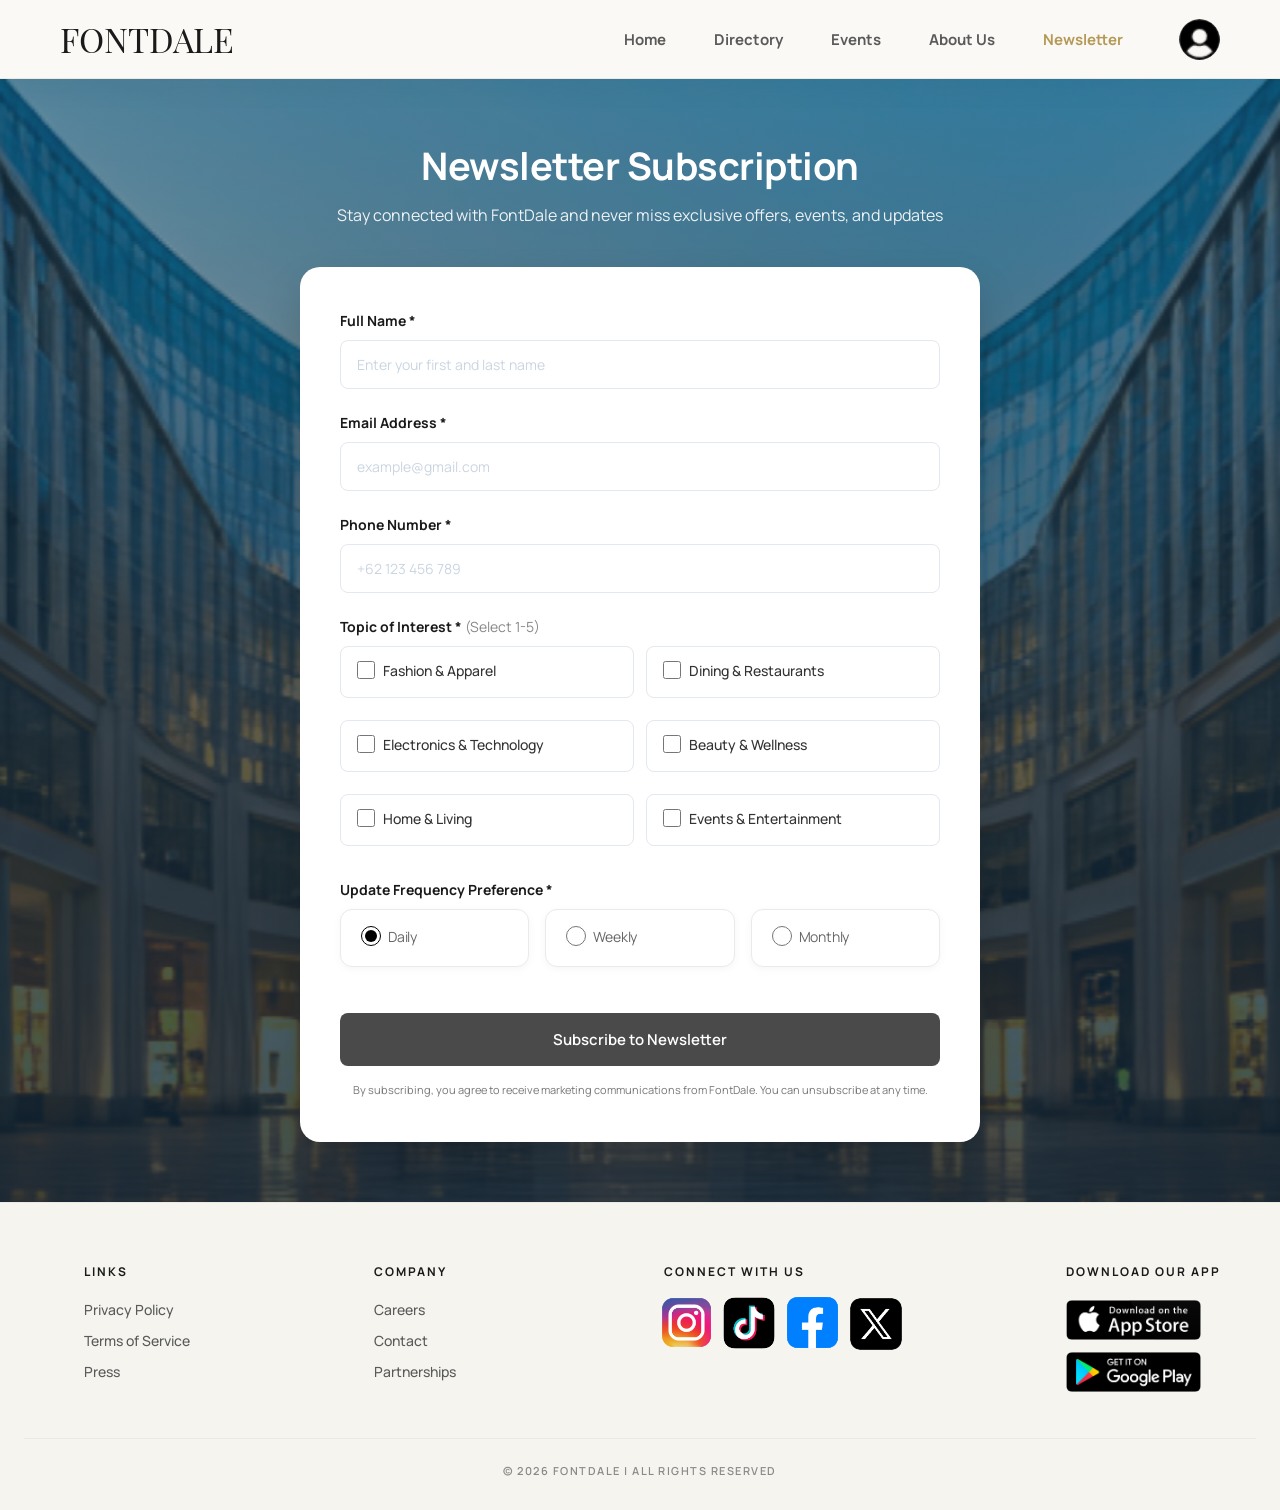
<file: newsletter.html>
<!DOCTYPE html>
<html lang="en">
<head>
    <meta charset="UTF-8">
    <meta name="viewport" content="width=device-width, initial-scale=1.0">
    <title>Newsletter</title>
    <link rel="preconnect" href="https://fonts.googleapis.com">
    <link rel="preconnect" href="https://fonts.gstatic.com" crossorigin>
    <link href="https://fonts.googleapis.com/css2?family=Manrope:wght@400;500;600;700;800&display=swap" rel="stylesheet">
    <link href="https://fonts.googleapis.com/css2?family=Playfair+Display+SC:wght@400..700&family=Manrope:wght@400;500;600;700;800&display=swap" rel="stylesheet">
    <link rel="stylesheet" href="newsletter.css">
    <script src="newsletter.js" defer></script>
</head>
<body>

    <header class="site-header">
        <div class="header-wrapper">
            <div class="brand">FONTDALE</div>
            <button class="menu-toggle" id="menuToggle">
                <span></span>
                <span></span>
                <span></span>
            </button>
            <nav class="main-nav">
                <a href="index.html">Home</a>
                <a href="directory.html">Directory</a>
                <a href="event.html">Events</a>
                <a href="aboutus.html">About Us</a>
                <a href="newsletter.html" class="active">Newsletter</a>
            </nav>
        <a href="newsletter.html" class="profile-btn">
            <img src="assets/user icon.png" alt="Profile">
        </a>
        </div>
    </header>  

    <main class="hero-section">
        <img src="assets/mall.png" alt="Background Mall" class="hero-bg-img">
        <div class="hero-overlay"></div>
        <div class="content-container">
            <h1 class="main-title">Newsletter Subscription</h1>
            <p class="subtitle">Stay connected with FontDale and never miss exclusive offers, events, and updates</p>

            <form class="subscription-card" novalidate>
                
                <div class="form-group">
                    <label for="fullname">Full Name *</label>
                    <input type="text" id="fullname" placeholder="Enter your first and last name">
                </div>

                <div class="form-group">
                    <label for="email">Email Address *</label>
                    <input type="text" id="email" placeholder="example@gmail.com">
                </div>

                <div class="form-group">
                    <label for="phone">Phone Number *</label>
                    <input type="text" id="phone" placeholder="+62 123 456 789">
                </div>

                <div class="form-group">
                    <label>Topic of Interest * <span class="label-note">(Select 1-5)</span></label>
                    <div class="checkbox-grid">
                        <label class="selection-box">
                            <input type="checkbox" name="topic" value="fashion">
                            <span>Fashion & Apparel</span>
                        </label>
                        <label class="selection-box">
                            <input type="checkbox" name="topic" value="dining">
                            <span>Dining & Restaurants</span>
                        </label>
                        <label class="selection-box">
                            <input type="checkbox" name="topic" value="electronics">
                            <span>Electronics & Technology</span>
                        </label>
                        <label class="selection-box">
                            <input type="checkbox" name="topic" value="beauty">
                            <span>Beauty & Wellness</span>
                        </label>
                        <label class="selection-box">
                            <input type="checkbox" name="topic" value="home">
                            <span>Home & Living</span>
                        </label>
                        <label class="selection-box">
                            <input type="checkbox" name="topic" value="events">
                            <span>Events & Entertainment</span>
                        </label>
                    </div>
                </div>

                <div class="form-group">
                    <label>Update Frequency Preference *</label>
                    <div class="radio-stack">
                        <label class="selection-box radio-box">
                            <input type="radio" name="frequency" value="daily" checked>
                            <div class="radio-text">
                                <span class="radio-title">Daily</span>
                            </div>
                        </label>
                        <label class="selection-box radio-box">
                            <input type="radio" name="frequency" value="weekly">
                            <div class="radio-text">
                                <span class="radio-title">Weekly</span>
                            </div>
                        </label>
                        <label class="selection-box radio-box">
                            <input type="radio" name="frequency" value="monthly">
                            <div class="radio-text">
                                <span class="radio-title">Monthly</span>
                            </div>
                        </label>
                    </div>
                </div>

                <button type="submit" class="btn-submit">Subscribe to Newsletter</button>
                <p class="disclaimer">By subscribing, you agree to receive marketing communications from FontDale. You can unsubscribe at any time.</p>
            </form>
        </div>
    </main>

<footer class="footer">
        <div class="footer-container">
            <div class="footer-col">
                <h4 class="footer-heading">LINKS</h4>
                <a href="#" class="footer-link">Privacy Policy</a>
                <a href="#" class="footer-link">Terms of Service</a>
                <a href="#" class="footer-link">Press</a>
            </div>

            <div class="footer-col">
                <h4 class="footer-heading">COMPANY</h4>
                <a href="#" class="footer-link">Careers</a>
                <a href="#" class="footer-link">Contact</a>
                <a href="#" class="footer-link">Partnerships</a>
            </div>

            <div class="footer-col">
                <h4 class="footer-heading">CONNECT WITH US</h4>
                <div class="social-container">
                    <a class="social-icon instagram" href="https://instagram.com" target="_blank">
                        <img src="assets/instagram.png" alt="Instagram">
                    </a>
                    <a class="social-icon tiktok" href="https://tiktok.com" target="_blank">
                        <img src="assets/tiktok.png" alt="TikTok">
                    </a>
                    <a class="social-icon facebook" href="https://facebook.com" target="_blank">
                        <img src="assets/facebook.png" alt="Facebook">
                    </a>
                    <a class="social-icon x" href="https://x.com" target="_blank">
                        <img src="assets/X.png" alt="X">
                    </a>
                </div>
            </div>

            <div class="footer-col">
                <h4 class="footer-heading">DOWNLOAD OUR APP</h4>
                <div class="app-buttons">
                    <a href="#" class="app-btn app-store">
                        <img src="assets/appstore.png" alt="Download on App Store">
                    </a>
                    <a href="#" class="app-btn google-play">
                        <img src="assets/googleplay.png" alt="Get it on Google Play">
                    </a>
                </div>
            </div>
        </div>
        
        <div class="footer-copyright">
            © 2026 FONTDALE | ALL RIGHTS RESERVED
        </div>
    </footer>

</body>
</html>
</file>
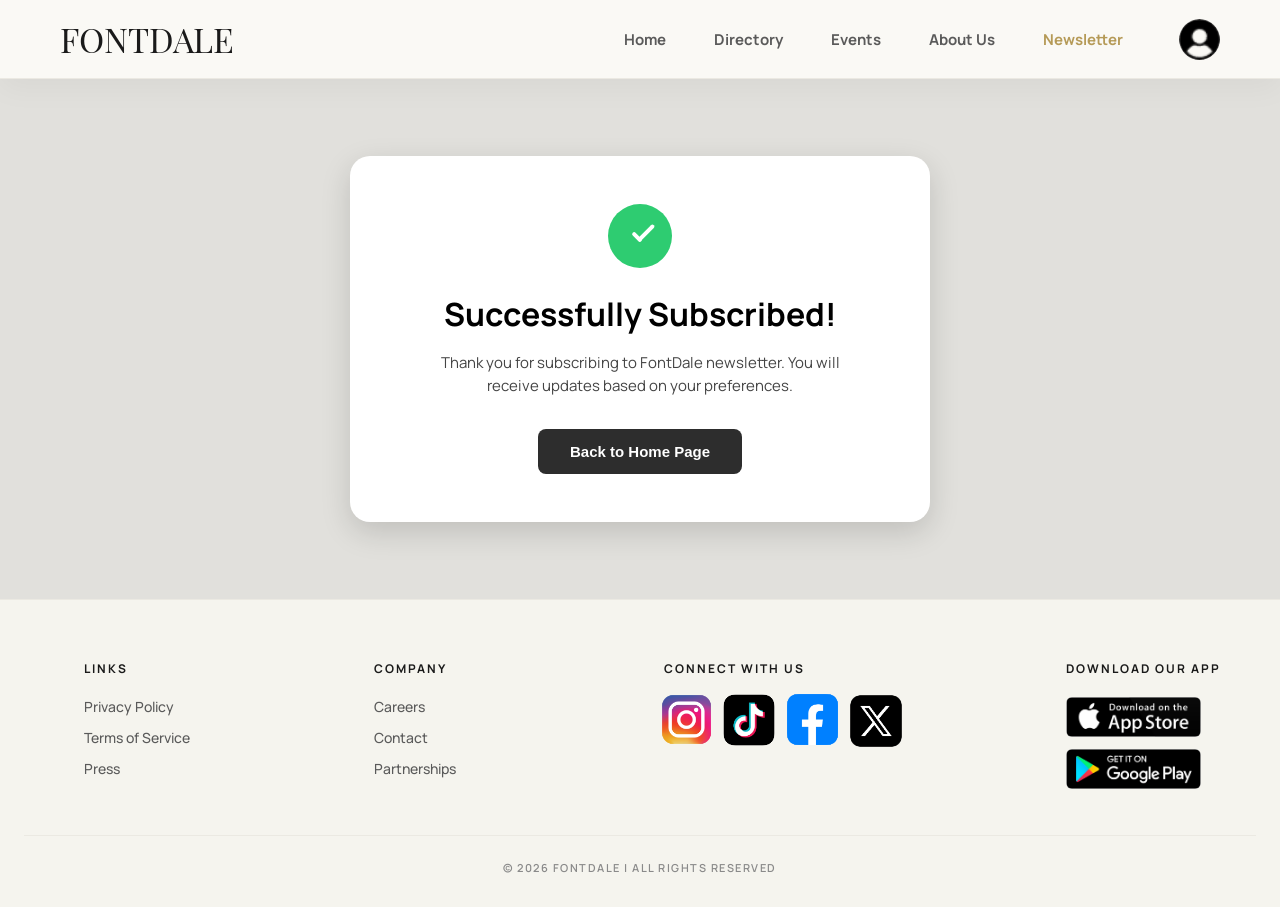
<file: code/confirmed.html>
<!DOCTYPE html>
<html lang="en">
<head>
    <meta charset="UTF-8">
    <meta name="viewport" content="width=device-width, initial-scale=1.0">
    <title>Newsletter</title>
    <link rel="preconnect" href="https://fonts.googleapis.com">
    <link rel="preconnect" href="https://fonts.gstatic.com" crossorigin>
    <link href="https://fonts.googleapis.com/css2?family=Manrope:wght@400;500;600;700;800&display=swap" rel="stylesheet">
    <link href="https://fonts.googleapis.com/css2?family=Playfair+Display+SC:wght@400..700&family=Manrope:wght@400;500;600;700;800&display=swap" rel="stylesheet">
    <link rel="stylesheet" href="confirmed.css">
</head>
<body>

    <header class="site-header">
        <div class="header-wrapper">
            <div class="brand">FONTDALE</div>
            <nav class="main-nav">
                <a href="home.html">Home</a>
                <a href="directory.html">Directory</a>
                <a href="event.html">Events</a>
                <a href="aboutus.html">About Us</a>
                <a href="newsletter.html" class="active">Newsletter</a>
            </nav>
        <a href="newsletter.html" class="profile-btn">
            <img src="/assets/user icon.png" alt="Profile">
        </a>
        </div>
    </header>

    <main class="hero-section">
        <div class="modal-card">
            <div class="success-icon-circle">
                <div class="checkmark-stem"></div>
                <div class="checkmark-kick"></div>
            </div>
            
            <h1 class="modal-title">Successfully Subscribed!</h1>
            <p class="modal-text">
                Thank you for subscribing to FontDale newsletter. You will receive updates based on your preferences.
            </p>
            
        <a href="home.html">
            <button class="btn-subscribe">Back to Home Page</button>
        </a>
        </div>
    </main>

<footer class="footer">
        <div class="footer-container">
            <div class="footer-col">
                <h4 class="footer-heading">LINKS</h4>
                <a href="#" class="footer-link">Privacy Policy</a>
                <a href="#" class="footer-link">Terms of Service</a>
                <a href="#" class="footer-link">Press</a>
            </div>

            <div class="footer-col">
                <h4 class="footer-heading">COMPANY</h4>
                <a href="#" class="footer-link">Careers</a>
                <a href="#" class="footer-link">Contact</a>
                <a href="#" class="footer-link">Partnerships</a>
            </div>

            <div class="footer-col">
                <h4 class="footer-heading">CONNECT WITH US</h4>
                <div class="social-container">
                    <a class="social-icon instagram" href="https://instagram.com" target="_blank">
                        <img src="/assets/instagram.png" alt="Instagram">
                    </a>
                    <a class="social-icon tiktok" href="https://tiktok.com" target="_blank">
                        <img src="/assets/tiktok.png" alt="TikTok">
                    </a>
                    <a class="social-icon facebook" href="https://facebook.com" target="_blank">
                        <img src="/assets/facebook.png" alt="Facebook">
                    </a>
                    <a class="social-icon x" href="https://x.com" target="_blank">
                        <img src="/assets/X.png" alt="X">
                    </a>
                </div>
            </div>

            <div class="footer-col">
                <h4 class="footer-heading">DOWNLOAD OUR APP</h4>
                <div class="app-buttons">
                    <a href="#" class="app-btn app-store">
                        <img src="/assets/appstore.png" alt="Download on App Store">
                    </a>
                    <a href="#" class="app-btn google-play">
                        <img src="/assets/googleplay.png" alt="Get it on Google Play">
                    </a>
                </div>
            </div>
        </div>
        
        <div class="footer-copyright">
            © 2026 FONTDALE | ALL RIGHTS RESERVED
        </div>
    </footer>

</body>
</html>
</file>
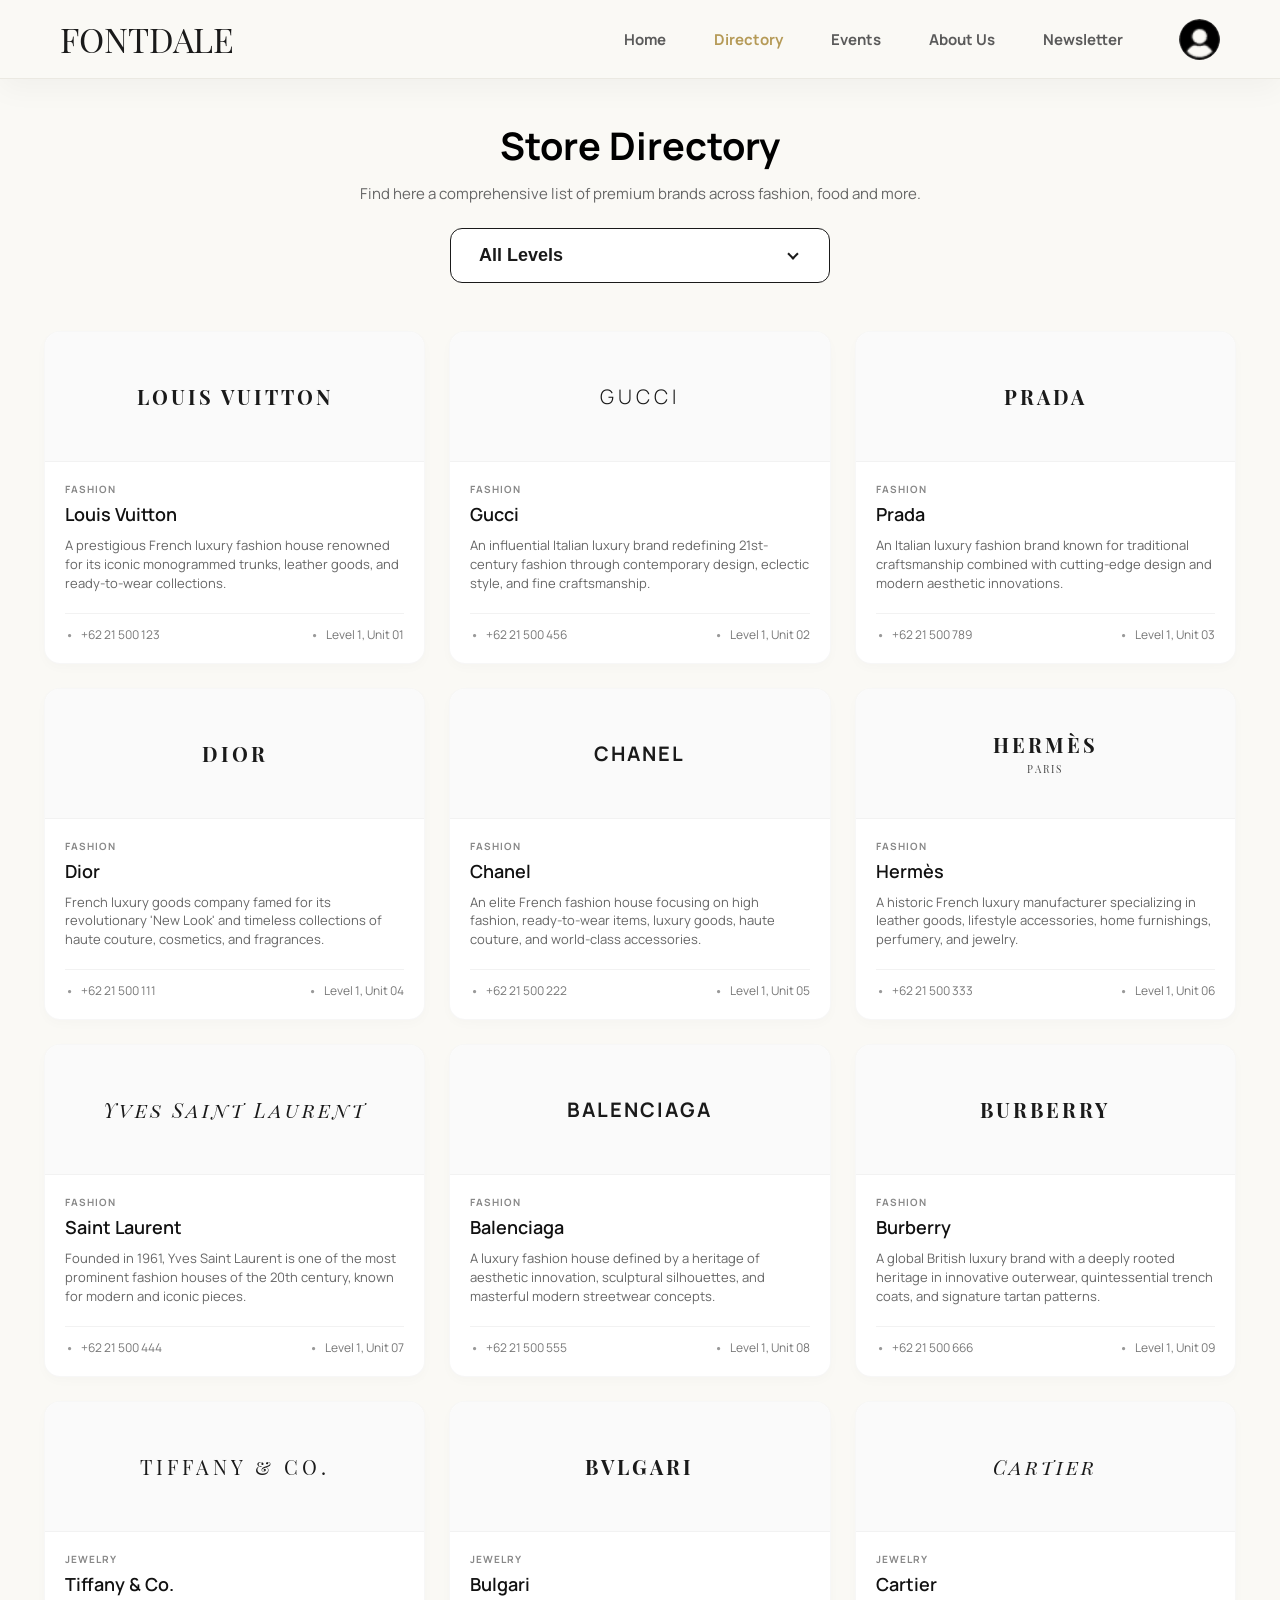
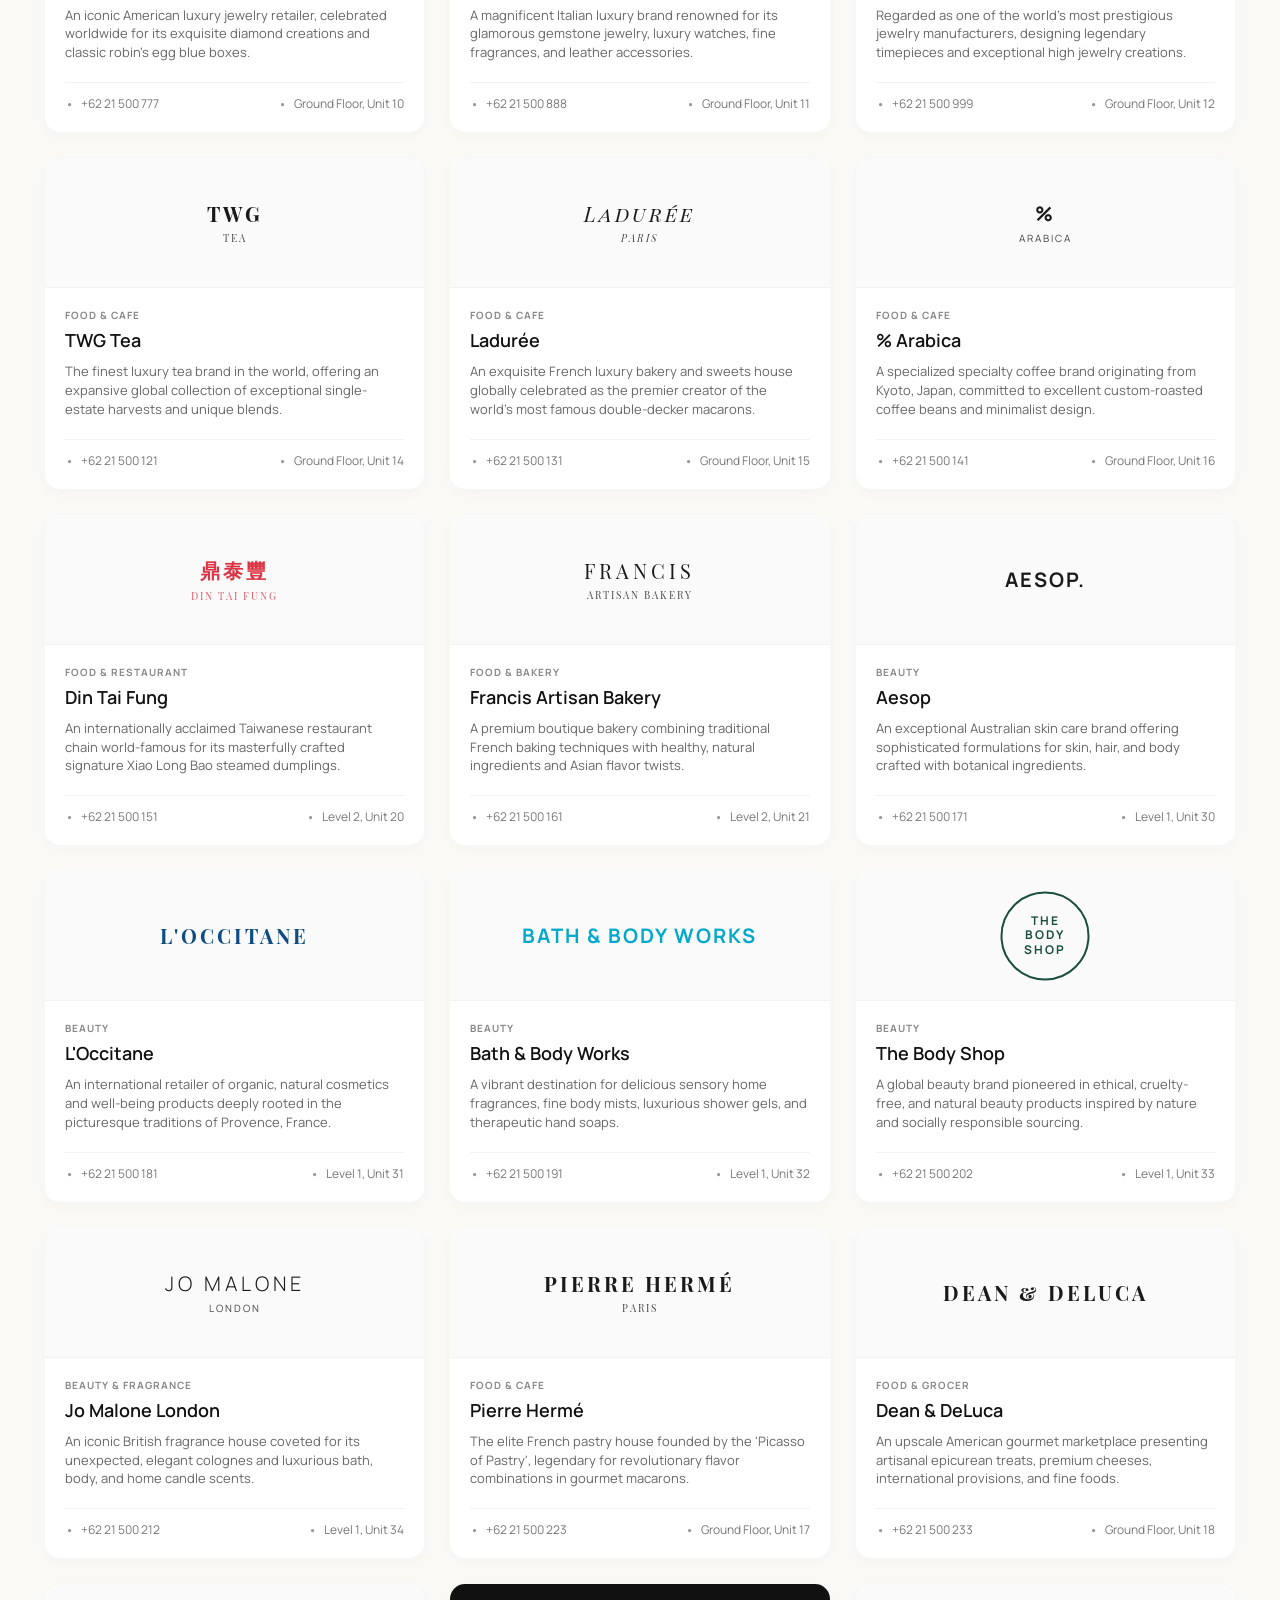
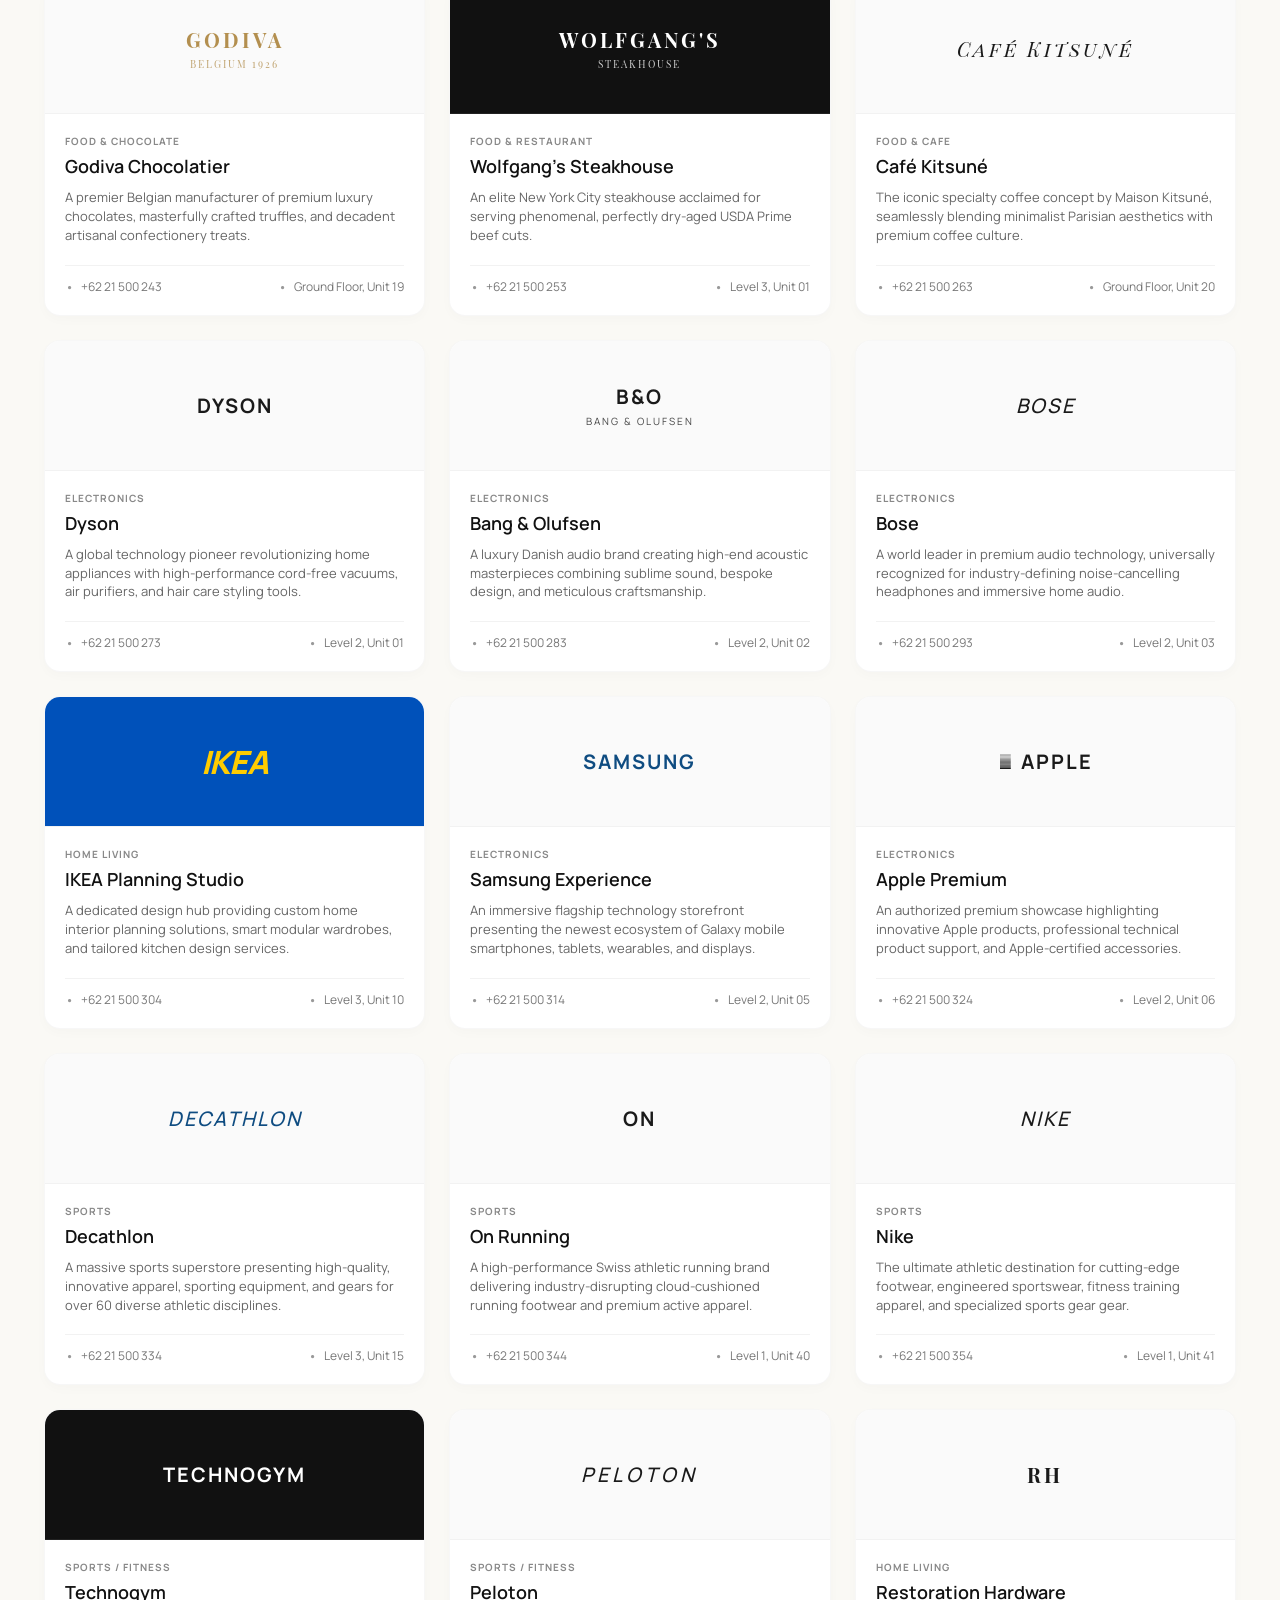
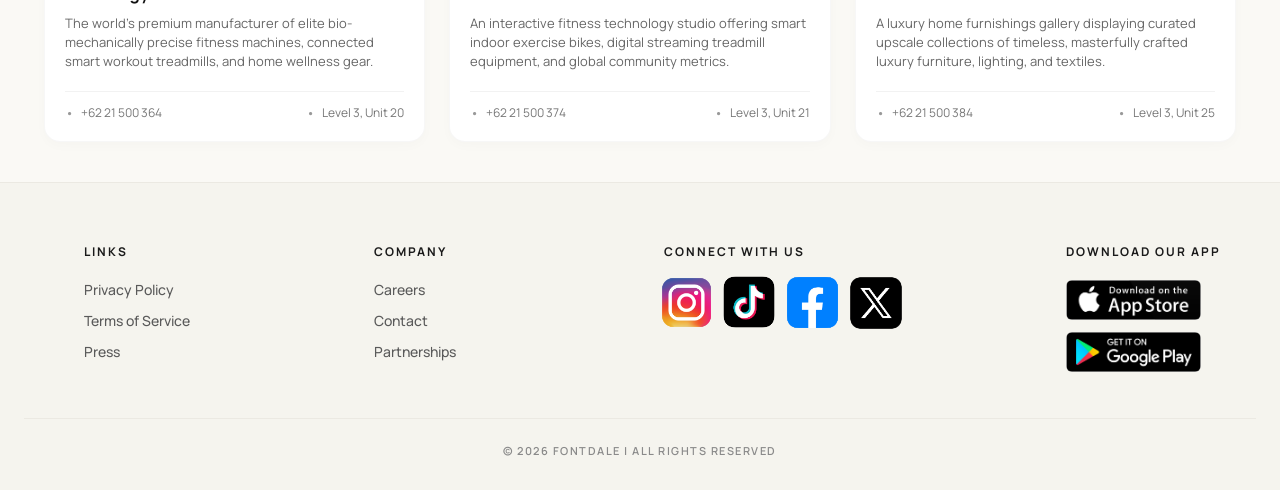
<file: code/directory.html>
<!DOCTYPE html>
<html lang="id">
<head>
    <meta charset="UTF-8">
    <meta name="viewport" content="width=device-width, initial-scale=1.0">
    <title>Store Directory - Fontdale</title>
    <link rel="preconnect" href="https://fonts.googleapis.com">
    <link rel="preconnect" href="https://fonts.gstatic.com" crossorigin>
    <link href="https://fonts.googleapis.com/css2?family=Manrope:wght@300;400;500;600;700;800&family=Playfair+Display+SC:ital,wght@0,400;0,700;1,400;1,700&display=swap" rel="stylesheet">
    <link rel="stylesheet" href="directory.css">
    <script src="directory.js" defer></script>

</head>
<body>

    <header class="site-header">
        <div class="header-wrapper">
            <div class="brand">FONTDALE</div>
            <nav class="main-nav">
                <a href="home.html">Home</a>
                <a href="directory.html" class="active">Directory</a>
                <a href="event.html">Events</a>
                <a href="aboutus.html">About Us</a>
                <a href="newsletter.html">Newsletter</a>
            </nav>
            <a href="newsletter.html" class="profile-btn">
                <img src="/assets/user icon.png" alt="Profile">
            </a>
        </div>
    </header>  

    <main class="directory-container">
        <section class="directory-hero">
            <h1>Store Directory</h1>
            <p>Find here a comprehensive list of premium brands across fashion, food and more.</p>
            
    <div class="dropdown">
        <button class="dropdown-trigger" id="dropdownBtn" type="button">
            <span class="selected-value">All Levels</span>
            <span class="dropdown-chevron"></span> </button>

        <ul class="dropdown-menu" id="dropdownMenu">
            <li class="dropdown-item active" data-value="all">All Levels</li>
            <li class="dropdown-item" data-value="level-1">Level 1 - Fashion & Lifestyle</li>
            <li class="dropdown-item" data-value="level-2">Level 2 - Dining & Wellness</li>
            <li class="dropdown-item" data-value="level-3">Level 3 - Home & Sports</li>
        </ul>
    </div>
        </section>

        <div class="store-grid">
            
            <div class="store-card">
                <div class="logo-box logo-serif">LOUIS VUITTON</div>
                <div class="card-content">
                    <span class="store-tag">Fashion</span>
                    <h3>Louis Vuitton</h3>
                    <p>A prestigious French luxury fashion house renowned for its iconic monogrammed trunks, leather goods, and ready-to-wear collections.</p>
                    <div class="store-meta">
                        <div class="meta-item phone-icon">+62 21 500 123</div>
                        <div class="meta-item location-icon">Level 1, Unit 01</div>
                    </div>
                </div>
            </div>

            <div class="store-card">
                <div class="logo-box logo-light">GUCCI</div>
                <div class="card-content">
                    <span class="store-tag">Fashion</span>
                    <h3>Gucci</h3>
                    <p>An influential Italian luxury brand redefining 21st-century fashion through contemporary design, eclectic style, and fine craftsmanship.</p>
                    <div class="store-meta">
                        <div class="meta-item phone-icon">+62 21 500 456</div>
                        <div class="meta-item location-icon">Level 1, Unit 02</div>
                    </div>
                </div>
            </div>

            <div class="store-card">
                <div class="logo-box logo-serif">PRADA</div>
                <div class="card-content">
                    <span class="store-tag">Fashion</span>
                    <h3>Prada</h3>
                    <p>An Italian luxury fashion brand known for traditional craftsmanship combined with cutting-edge design and modern aesthetic innovations.</p>
                    <div class="store-meta">
                        <div class="meta-item phone-icon">+62 21 500 789</div>
                        <div class="meta-item location-icon">Level 1, Unit 03</div>
                    </div>
                </div>
            </div>

            <div class="store-card">
                <div class="logo-box logo-serif">DIOR</div>
                <div class="card-content">
                    <span class="store-tag">Fashion</span>
                    <h3>Dior</h3>
                    <p>French luxury goods company famed for its revolutionary 'New Look' and timeless collections of haute couture, cosmetics, and fragrances.</p>
                    <div class="store-meta">
                        <div class="meta-item phone-icon">+62 21 500 111</div>
                        <div class="meta-item location-icon">Level 1, Unit 04</div>
                    </div>
                </div>
            </div>

            <div class="store-card">
                <div class="logo-box">CHANEL</div>
                <div class="card-content">
                    <span class="store-tag">Fashion</span>
                    <h3>Chanel</h3>
                    <p>An elite French fashion house focusing on high fashion, ready-to-wear items, luxury goods, haute couture, and world-class accessories.</p>
                    <div class="store-meta">
                        <div class="meta-item phone-icon">+62 21 500 222</div>
                        <div class="meta-item location-icon">Level 1, Unit 05</div>
                    </div>
                </div>
            </div>

            <div class="store-card">
                <div class="logo-box logo-serif">HERMÈS<br><span class="sub-logo">PARIS</span></div>
                <div class="card-content">
                    <span class="store-tag">Fashion</span>
                    <h3>Hermès</h3>
                    <p>A historic French luxury manufacturer specializing in leather goods, lifestyle accessories, home furnishings, perfumery, and jewelry.</p>
                    <div class="store-meta">
                        <div class="meta-item phone-icon">+62 21 500 333</div>
                        <div class="meta-item location-icon">Level 1, Unit 06</div>
                    </div>
                </div>
            </div>

            <div class="store-card">
                <div class="logo-box logo-serif logo-italic">Yves Saint Laurent</div>
                <div class="card-content">
                    <span class="store-tag">Fashion</span>
                    <h3>Saint Laurent</h3>
                    <p>Founded in 1961, Yves Saint Laurent is one of the most prominent fashion houses of the 20th century, known for modern and iconic pieces.</p>
                    <div class="store-meta">
                        <div class="meta-item phone-icon">+62 21 500 444</div>
                        <div class="meta-item location-icon">Level 1, Unit 07</div>
                    </div>
                </div>
            </div>

            <div class="store-card">
                <div class="logo-box">BALENCIAGA</div>
                <div class="card-content">
                    <span class="store-tag">Fashion</span>
                    <h3>Balenciaga</h3>
                    <p>A luxury fashion house defined by a heritage of aesthetic innovation, sculptural silhouettes, and masterful modern streetwear concepts.</p>
                    <div class="store-meta">
                        <div class="meta-item phone-icon">+62 21 500 555</div>
                        <div class="meta-item location-icon">Level 1, Unit 08</div>
                    </div>
                </div>
            </div>

            <div class="store-card">
                <div class="logo-box logo-serif">BURBERRY</div>
                <div class="card-content">
                    <span class="store-tag">Fashion</span>
                    <h3>Burberry</h3>
                    <p>A global British luxury brand with a deeply rooted heritage in innovative outerwear, quintessential trench coats, and signature tartan patterns.</p>
                    <div class="store-meta">
                        <div class="meta-item phone-icon">+62 21 500 666</div>
                        <div class="meta-item location-icon">Level 1, Unit 09</div>
                    </div>
                </div>
            </div>

            <div class="store-card">
                <div class="logo-box logo-serif logo-light">Tiffany & Co.</div>
                <div class="card-content">
                    <span class="store-tag">Jewelry</span>
                    <h3>Tiffany & Co.</h3>
                    <p>An iconic American luxury jewelry retailer, celebrated worldwide for its exquisite diamond creations and classic robin's egg blue boxes.</p>
                    <div class="store-meta">
                        <div class="meta-item phone-icon">+62 21 500 777</div>
                        <div class="meta-item location-icon">Ground Floor, Unit 10</div>
                    </div>
                </div>
            </div>

            <div class="store-card">
                <div class="logo-box logo-serif">BVLGARI</div>
                <div class="card-content">
                    <span class="store-tag">Jewelry</span>
                    <h3>Bulgari</h3>
                    <p>A magnificent Italian luxury brand renowned for its glamorous gemstone jewelry, luxury watches, fine fragrances, and leather accessories.</p>
                    <div class="store-meta">
                        <div class="meta-item phone-icon">+62 21 500 888</div>
                        <div class="meta-item location-icon">Ground Floor, Unit 11</div>
                    </div>
                </div>
            </div>

            <div class="store-card">
                <div class="logo-box logo-serif logo-italic">Cartier</div>
                <div class="card-content">
                    <span class="store-tag">Jewelry</span>
                    <h3>Cartier</h3>
                    <p>Regarded as one of the world's most prestigious jewelry manufacturers, designing legendary timepieces and exceptional high jewelry creations.</p>
                    <div class="store-meta">
                        <div class="meta-item phone-icon">+62 21 500 999</div>
                        <div class="meta-item location-icon">Ground Floor, Unit 12</div>
                    </div>
                </div>
            </div>

            <div class="store-card">
                <div class="logo-box logo-serif">TWG<br><span class="sub-logo">TEA</span></div>
                <div class="card-content">
                    <span class="store-tag">Food & Cafe</span>
                    <h3>TWG Tea</h3>
                    <p>The finest luxury tea brand in the world, offering an expansive global collection of exceptional single-estate harvests and unique blends.</p>
                    <div class="store-meta">
                        <div class="meta-item phone-icon">+62 21 500 121</div>
                        <div class="meta-item location-icon">Ground Floor, Unit 14</div>
                    </div>
                </div>
            </div>

            <div class="store-card">
                <div class="logo-box logo-serif logo-italic">Ladurée<br><span class="sub-logo">Paris</span></div>
                <div class="card-content">
                    <span class="store-tag">Food & Cafe</span>
                    <h3>Ladurée</h3>
                    <p>An exquisite French luxury bakery and sweets house globally celebrated as the premier creator of the world's most famous double-decker macarons.</p>
                    <div class="store-meta">
                        <div class="meta-item phone-icon">+62 21 500 131</div>
                        <div class="meta-item location-icon">Ground Floor, Unit 15</div>
                    </div>
                </div>
            </div>

            <div class="store-card">
                <div class="logo-box">%<br><span class="sub-logo">ARABICA</span></div>
                <div class="card-content">
                    <span class="store-tag">Food & Cafe</span>
                    <h3>% Arabica</h3>
                    <p>A specialized specialty coffee brand originating from Kyoto, Japan, committed to excellent custom-roasted coffee beans and minimalist design.</p>
                    <div class="store-meta">
                        <div class="meta-item phone-icon">+62 21 500 141</div>
                        <div class="meta-item location-icon">Ground Floor, Unit 16</div>
                    </div>
                </div>
            </div>

            <div class="store-card">
                <div class="logo-box logo-serif logo-danger">鼎泰豐<br><span class="sub-logo">DIN TAI FUNG</span></div>
                <div class="card-content">
                    <span class="store-tag">Food & Restaurant</span>
                    <h3>Din Tai Fung</h3>
                    <p>An internationally acclaimed Taiwanese restaurant chain world-famous for its masterfully crafted signature Xiao Long Bao steamed dumplings.</p>
                    <div class="store-meta">
                        <div class="meta-item phone-icon">+62 21 500 151</div>
                        <div class="meta-item location-icon">Level 2, Unit 20</div>
                    </div>
                </div>
            </div>

            <div class="store-card">
                <div class="logo-box logo-serif logo-light">francis<br><span class="sub-logo">ARTISAN BAKERY</span></div>
                <div class="card-content">
                    <span class="store-tag">Food & Bakery</span>
                    <h3>Francis Artisan Bakery</h3>
                    <p>A premium boutique bakery combining traditional French baking techniques with healthy, natural ingredients and Asian flavor twists.</p>
                    <div class="store-meta">
                        <div class="meta-item phone-icon">+62 21 500 161</div>
                        <div class="meta-item location-icon">Level 2, Unit 21</div>
                    </div>
                </div>
            </div>

            <div class="store-card">
                <div class="logo-box">Aesop.</div>
                <div class="card-content">
                    <span class="store-tag">Beauty</span>
                    <h3>Aesop</h3>
                    <p>An exceptional Australian skin care brand offering sophisticated formulations for skin, hair, and body crafted with botanical ingredients.</p>
                    <div class="store-meta">
                        <div class="meta-item phone-icon">+62 21 500 171</div>
                        <div class="meta-item location-icon">Level 1, Unit 30</div>
                    </div>
                </div>
            </div>

            <div class="store-card">
                <div class="logo-box logo-serif logo-primary">L'OCCITANE</div>
                <div class="card-content">
                    <span class="store-tag">Beauty</span>
                    <h3>L'Occitane</h3>
                    <p>An international retailer of organic, natural cosmetics and well-being products deeply rooted in the picturesque traditions of Provence, France.</p>
                    <div class="store-meta">
                        <div class="meta-item phone-icon">+62 21 500 181</div>
                        <div class="meta-item location-icon">Level 1, Unit 31</div>
                    </div>
                </div>
            </div>

            <div class="store-card">
                <div class="logo-box logo-info">Bath & Body Works</div>
                <div class="card-content">
                    <span class="store-tag">Beauty</span>
                    <h3>Bath & Body Works</h3>
                    <p>A vibrant destination for delicious sensory home fragrances, fine body mists, luxurious shower gels, and therapeutic hand soaps.</p>
                    <div class="store-meta">
                        <div class="meta-item phone-icon">+62 21 500 191</div>
                        <div class="meta-item location-icon">Level 1, Unit 32</div>
                    </div>
                </div>
            </div>

            <div class="store-card">
                <div class="logo-box logo-success logo-circle">THE<br>BODY<br>SHOP</div>
                <div class="card-content">
                    <span class="store-tag">Beauty</span>
                    <h3>The Body Shop</h3>
                    <p>A global beauty brand pioneered in ethical, cruelty-free, and natural beauty products inspired by nature and socially responsible sourcing.</p>
                    <div class="store-meta">
                        <div class="meta-item phone-icon">+62 21 500 202</div>
                        <div class="meta-item location-icon">Level 1, Unit 33</div>
                    </div>
                </div>
            </div>

            <div class="store-card">
                <div class="logo-box logo-light">JO MALONE<br><span class="sub-logo">LONDON</span></div>
                <div class="card-content">
                    <span class="store-tag">Beauty & Fragrance</span>
                    <h3>Jo Malone London</h3>
                    <p>An iconic British fragrance house coveted for its unexpected, elegant colognes and luxurious bath, body, and home candle scents.</p>
                    <div class="store-meta">
                        <div class="meta-item phone-icon">+62 21 500 212</div>
                        <div class="meta-item location-icon">Level 1, Unit 34</div>
                    </div>
                </div>
            </div>

            <div class="store-card">
                <div class="logo-box logo-serif">PIERRE HERMÉ<br><span class="sub-logo">PARIS</span></div>
                <div class="card-content">
                    <span class="store-tag">Food & Cafe</span>
                    <h3>Pierre Hermé</h3>
                    <p>The elite French pastry house founded by the 'Picasso of Pastry', legendary for revolutionary flavor combinations in gourmet macarons.</p>
                    <div class="store-meta">
                        <div class="meta-item phone-icon">+62 21 500 223</div>
                        <div class="meta-item location-icon">Ground Floor, Unit 17</div>
                    </div>
                </div>
            </div>

            <div class="store-card">
                <div class="logo-box logo-serif">DEAN & DELUCA</div>
                <div class="card-content">
                    <span class="store-tag">Food & Grocer</span>
                    <h3>Dean & DeLuca</h3>
                    <p>An upscale American gourmet marketplace presenting artisanal epicurean treats, premium cheeses, international provisions, and fine foods.</p>
                    <div class="store-meta">
                        <div class="meta-item phone-icon">+62 21 500 233</div>
                        <div class="meta-item location-icon">Ground Floor, Unit 18</div>
                    </div>
                </div>
            </div>

            <div class="store-card">
                <div class="logo-box logo-serif logo-warning">GODIVA<br><span class="sub-logo">Belgium 1926</span></div>
                <div class="card-content">
                    <span class="store-tag">Food & Chocolate</span>
                    <h3>Godiva Chocolatier</h3>
                    <p>A premier Belgian manufacturer of premium luxury chocolates, masterfully crafted truffles, and decadent artisanal confectionery treats.</p>
                    <div class="store-meta">
                        <div class="meta-item phone-icon">+62 21 500 243</div>
                        <div class="meta-item location-icon">Ground Floor, Unit 19</div>
                    </div>
                </div>
            </div>

            <div class="store-card">
                <div class="logo-box logo-serif logo-dark">WOLFGANG'S<br><span class="sub-logo">STEAKHOUSE</span></div>
                <div class="card-content">
                    <span class="store-tag">Food & Restaurant</span>
                    <h3>Wolfgang's Steakhouse</h3>
                    <p>An elite New York City steakhouse acclaimed for serving phenomenal, perfectly dry-aged USDA Prime beef cuts.</p>
                    <div class="store-meta">
                        <div class="meta-item phone-icon">+62 21 500 253</div>
                        <div class="meta-item location-icon">Level 3, Unit 01</div>
                    </div>
                </div>
            </div>

            <div class="store-card">
                <div class="logo-box logo-serif logo-italic">Café Kitsuné</div>
                <div class="card-content">
                    <span class="store-tag">Food & Cafe</span>
                    <h3>Café Kitsuné</h3>
                    <p>The iconic specialty coffee concept by Maison Kitsuné, seamlessly blending minimalist Parisian aesthetics with premium coffee culture.</p>
                    <div class="store-meta">
                        <div class="meta-item phone-icon">+62 21 500 263</div>
                        <div class="meta-item location-icon">Ground Floor, Unit 20</div>
                    </div>
                </div>
            </div>

            <div class="store-card">
                <div class="logo-box">dyson</div>
                <div class="card-content">
                    <span class="store-tag">Electronics</span>
                    <h3>Dyson</h3>
                    <p>A global technology pioneer revolutionizing home appliances with high-performance cord-free vacuums, air purifiers, and hair care styling tools.</p>
                    <div class="store-meta">
                        <div class="meta-item phone-icon">+62 21 500 273</div>
                        <div class="meta-item location-icon">Level 2, Unit 01</div>
                    </div>
                </div>
            </div>

            <div class="store-card">
                <div class="logo-box">B&O<br><span class="sub-logo">BANG & OLUFSEN</span></div>
                <div class="card-content">
                    <span class="store-tag">Electronics</span>
                    <h3>Bang & Olufsen</h3>
                    <p>A luxury Danish audio brand creating high-end acoustic masterpieces combining sublime sound, bespoke design, and meticulous craftsmanship.</p>
                    <div class="store-meta">
                        <div class="meta-item phone-icon">+62 21 500 283</div>
                        <div class="meta-item location-icon">Level 2, Unit 02</div>
                    </div>
                </div>
            </div>

            <div class="store-card">
                <div class="logo-box logo-italic">BOSE</div>
                <div class="card-content">
                    <span class="store-tag">Electronics</span>
                    <h3>Bose</h3>
                    <p>A world leader in premium audio technology, universally recognized for industry-defining noise-cancelling headphones and immersive home audio.</p>
                    <div class="store-meta">
                        <div class="meta-item phone-icon">+62 21 500 293</div>
                        <div class="meta-item location-icon">Level 2, Unit 03</div>
                    </div>
                </div>
            </div>

            <div class="store-card">
                <div class="logo-box logo-ikea">IKEA</div>
                <div class="card-content">
                    <span class="store-tag">Home Living</span>
                    <h3>IKEA Planning Studio</h3>
                    <p>A dedicated design hub providing custom home interior planning solutions, smart modular wardrobes, and tailored kitchen design services.</p>
                    <div class="store-meta">
                        <div class="meta-item phone-icon">+62 21 500 304</div>
                        <div class="meta-item location-icon">Level 3, Unit 10</div>
                    </div>
                </div>
            </div>

            <div class="store-card">
                <div class="logo-box logo-primary">SAMSUNG</div>
                <div class="card-content">
                    <span class="store-tag">Electronics</span>
                    <h3>Samsung Experience</h3>
                    <p>An immersive flagship technology storefront presenting the newest ecosystem of Galaxy mobile smartphones, tablets, wearables, and displays.</p>
                    <div class="store-meta">
                        <div class="meta-item phone-icon">+62 21 500 314</div>
                        <div class="meta-item location-icon">Level 2, Unit 05</div>
                    </div>
                </div>
            </div>

            <div class="store-card">
                <div class="logo-box"> Apple</div>
                <div class="card-content">
                    <span class="store-tag">Electronics</span>
                    <h3>Apple Premium</h3>
                    <p>An authorized premium showcase highlighting innovative Apple products, professional technical product support, and Apple-certified accessories.</p>
                    <div class="store-meta">
                        <div class="meta-item phone-icon">+62 21 500 324</div>
                        <div class="meta-item location-icon">Level 2, Unit 06</div>
                    </div>
                </div>
            </div>

            <div class="store-card">
                <div class="logo-box logo-primary logo-italic">DECATHLON</div>
                <div class="card-content">
                    <span class="store-tag">Sports</span>
                    <h3>Decathlon</h3>
                    <p>A massive sports superstore presenting high-quality, innovative apparel, sporting equipment, and gears for over 60 diverse athletic disciplines.</p>
                    <div class="store-meta">
                        <div class="meta-item phone-icon">+62 21 500 334</div>
                        <div class="meta-item location-icon">Level 3, Unit 15</div>
                    </div>
                </div>
            </div>

            <div class="store-card">
                <div class="logo-box">on</div>
                <div class="card-content">
                    <span class="store-tag">Sports</span>
                    <h3>On Running</h3>
                    <p>A high-performance Swiss athletic running brand delivering industry-disrupting cloud-cushioned running footwear and premium active apparel.</p>
                    <div class="store-meta">
                        <div class="meta-item phone-icon">+62 21 500 344</div>
                        <div class="meta-item location-icon">Level 1, Unit 40</div>
                    </div>
                </div>
            </div>

            <div class="store-card">
                <div class="logo-box logo-italic">NIKE</div>
                <div class="card-content">
                    <span class="store-tag">Sports</span>
                    <h3>Nike</h3>
                    <p>The ultimate athletic destination for cutting-edge footwear, engineered sportswear, fitness training apparel, and specialized sports gear gear.</p>
                    <div class="store-meta">
                        <div class="meta-item phone-icon">+62 21 500 354</div>
                        <div class="meta-item location-icon">Level 1, Unit 41</div>
                    </div>
                </div>
            </div>

            <div class="store-card">
                <div class="logo-box logo-dark">TECHNOGYM</div>
                <div class="card-content">
                    <span class="store-tag">Sports / Fitness</span>
                    <h3>Technogym</h3>
                    <p>The world's premium manufacturer of elite bio-mechanically precise fitness machines, connected smart workout treadmills, and home wellness gear.</p>
                    <div class="store-meta">
                        <div class="meta-item phone-icon">+62 21 500 364</div>
                        <div class="meta-item location-icon">Level 3, Unit 20</div>
                    </div>
                </div>
            </div>

            <div class="store-card">
                <div class="logo-box logo-light logo-italic">PELOTON</div>
                <div class="card-content">
                    <span class="store-tag">Sports / Fitness</span>
                    <h3>Peloton</h3>
                    <p>An interactive fitness technology studio offering smart indoor exercise bikes, digital streaming treadmill equipment, and global community metrics.</p>
                    <div class="store-meta">
                        <div class="meta-item phone-icon">+62 21 500 374</div>
                        <div class="meta-item location-icon">Level 3, Unit 21</div>
                    </div>
                </div>
            </div>

            <div class="store-card">
                <div class="logo-box logo-serif">RH</div>
                <div class="card-content">
                    <span class="store-tag">Home Living</span>
                    <h3>Restoration Hardware</h3>
                    <p>A luxury home furnishings gallery displaying curated upscale collections of timeless, masterfully crafted luxury furniture, lighting, and textiles.</p>
                    <div class="store-meta">
                        <div class="meta-item phone-icon">+62 21 500 384</div>
                        <div class="meta-item location-icon">Level 3, Unit 25</div>
                    </div>
                </div>
            </div>

        </div>
    </main>

<footer class="footer">
        <div class="footer-container">
            <div class="footer-col">
                <h4 class="footer-heading">LINKS</h4>
                <a href="#" class="footer-link">Privacy Policy</a>
                <a href="#" class="footer-link">Terms of Service</a>
                <a href="#" class="footer-link">Press</a>
            </div>

            <div class="footer-col">
                <h4 class="footer-heading">COMPANY</h4>
                <a href="#" class="footer-link">Careers</a>
                <a href="#" class="footer-link">Contact</a>
                <a href="#" class="footer-link">Partnerships</a>
            </div>

            <div class="footer-col">
                <h4 class="footer-heading">CONNECT WITH US</h4>
                <div class="social-container">
                    <a class="social-icon instagram" href="https://instagram.com" target="_blank">
                        <img src="/assets/instagram.png" alt="Instagram">
                    </a>
                    <a class="social-icon tiktok" href="https://tiktok.com" target="_blank">
                        <img src="/assets/tiktok.png" alt="TikTok">
                    </a>
                    <a class="social-icon facebook" href="https://facebook.com" target="_blank">
                        <img src="/assets/facebook.png" alt="Facebook">
                    </a>
                    <a class="social-icon x" href="https://x.com" target="_blank">
                        <img src="/assets/X.png" alt="X">
                    </a>
                </div>
            </div>

            <div class="footer-col">
                <h4 class="footer-heading">DOWNLOAD OUR APP</h4>
                <div class="app-buttons">
                    <a href="#" class="app-btn app-store">
                        <img src="/assets/appstore.png" alt="Download on App Store">
                    </a>
                    <a href="#" class="app-btn google-play">
                        <img src="/assets/googleplay.png" alt="Get it on Google Play">
                    </a>
                </div>
            </div>
        </div>
        
        <div class="footer-copyright">
            © 2026 FONTDALE | ALL RIGHTS RESERVED
        </div>
    </footer>
</body>
</html>
</file>
<file: newsletter.css>
* {
    margin: 0;
    padding: 0;
    box-sizing: border-box;
}

body {
    font-family: 'Manrope', sans-serif;
    background-color: #FAF9F5;
    color: #1A1A1A;
}

.wrapper {
    max-width: 1400px;
    margin: 0 auto;
    padding: 0 50px;
}

.site-header {
    border-bottom: 1px solid #EBE9E2;
    padding: 16px 0;
    background-color: #FAF9F5;
    box-shadow: 0 10px 30px rgba(26, 26, 26, 0.04); 
    position: sticky;
    top: 0;
    z-index: 100; 
}

.header-wrapper {
    width: 100%;
    max-width: 100%;
    padding: 0 60px;
    display: flex;
    justify-content: space-between;
    align-items: center;
}

.brand {
    font-family: 'Playfair Display SC', serif;
    font-size: 34px; 
    font-weight: 400; 
    color: #1A1A1A;
}

.main-nav {
    display: flex;
    gap: 48px; 
    margin-left: auto;  
    margin-right: 56px; 
}

.main-nav a {
    text-decoration: none;
    color: #5A5A5A;
    font-size: 15px;    
    font-weight: 700;
    transition: color 0.2s ease;
}

.main-nav a.active {
    color: #B59A57;
}

.main-nav a:hover:not(.active) {
    color: #B59A57;
}

.profile-btn {
    width: 41px;
    height: 41px;
    border-radius: 50%;
    cursor: pointer;
    display: flex;
    align-items: center;
    justify-content: center;
    overflow: hidden;
}

.profile-btn img {
    width: 100%;
    height: 100%;
    object-fit: cover;
}

.profile-btn:hover {
    transform: scale(1.05);
}

.menu-toggle {
    display: none;
}

.hero-section {
    width: 100%;
    min-height: calc(100vh - 74px);
    position: relative;
    display: flex;
    justify-content: center;
    align-items: center;
    padding: 60px 20px;
    overflow: hidden;
}

.hero-bg-img {
    position: absolute;
    top: 0;
    left: 0;
    width: 100%;
    height: 100%;
    object-fit: cover;
    z-index: 1;
}

.hero-overlay {
    position: absolute;
    top: 0;
    left: 0;
    width: 100%;
    height: 100%;
    background: linear-gradient(180deg, rgba(30, 85, 125, 0.4) 0%, rgba(15, 45, 70, 0.6) 100%);
    z-index: 2;
}

.content-container {
    position: relative;
    z-index: 2;
    width: 100%;
    max-width: 680px;
    text-align: center;
}

.main-title {
    font-size: 38px;
    font-weight: 700;
    color: #ffffff;
    margin-bottom: 12px;
    letter-spacing: -0.5px;
}

.subtitle {
    font-size: 16px;
    color: rgba(255, 255, 255, 0.9);
    margin-bottom: 40px;
    font-weight: 400;
    line-height: 1.5;
}

.subscription-card {
    background-color: #ffffff;
    border-radius: 20px;
    padding: 44px 40px;
    text-align: left;
    box-shadow: 0 20px 40px rgba(0, 0, 0, 0.15);
}

.form-group {
    margin-bottom: 24px;
}

.form-group label {
    display: block;
    font-size: 14px;
    font-weight: 700;
    color: #1a1a1a;
    margin-bottom: 10px;
}

.label-note {
    font-weight: 400;
    color: #888888;
}

.form-group input[type="text"],
.form-group input[type="email"],
.form-group input[type="tel"] {
    width: 100%;
    padding: 14px 16px;
    border: 1px solid #e2e8f0;
    border-radius: 8px;
    font-size: 14px;
    font-family: inherit;
    color: #333333;
    outline: none;
    transition: border-color 0.2s;
}

.form-group input::placeholder {
    color: #cbd5e1;
}

.form-group input:focus {
    border-color: #a37a5c;
}

.checkbox-grid {
    display: grid;
    grid-template-columns: repeat(2, 1fr);
    gap: 12px;
}

.selection-box {
    display: flex;
    align-items: center;
    gap: 12px;
    border: 1px solid #e2e8f0;
    border-radius: 8px;
    padding: 14px 16px;
    cursor: pointer;
    user-select: none;
    transition: background-color 0.2s, border-color 0.2s;
}

.selection-box:hover {
    border-color: #B8905B; 
    box-shadow: 0 4px 12px rgba(184, 144, 91, 0.12); 
    transform: translateY(-1px); 
}

.selection-box input[type="checkbox"],
.selection-box input[type="radio"] {
    width: 18px;
    height: 18px;
    accent-color: #4a5568;
    cursor: pointer;
    flex-shrink: 0; 
}

.selection-box span {
    font-size: 14px;
    font-weight: 500;
    color: #333333;
    line-height: 1; 
    display: inline-block;
    position: relative;
    top: -3.5px;
    right: -5px;
}

.radio-stack {
    display: flex;
    flex-direction: row;
    gap: 16px;
}

.radio-box {
    display: flex;
    flex-direction: row;
    flex: 1;
    align-items: center; 
    justify-content: flex-start;
    padding: 16px 20px;
    background-color: #FFFFFF;
    border: 1px solid #EAEAEA;
    border-radius: 12px; 
    box-shadow: 0 2px 8px rgba(0, 0, 0, 0.04); 
    transition: all 0.3s ease; 
    cursor: pointer;
}

.radio-box:hover {
    border-color: #B8905B; 
    box-shadow: 0 4px 12px rgba(184, 144, 91, 0.12); 
    transform: translateY(-1px); 
}

.radio-box input[type="radio"] {
    width: 20px;
    height: 20px;
    accent-color: #000000; 
    cursor: pointer;
    flex-shrink: 0;
    margin: 0; 
}

.radio-text {
    display: flex;
    flex-direction: column;
    justify-content: center;
    gap: 4px;
    margin-left: 22px; 
    margin-top: -20px;
}

.radio-title {
    font-size: 15px;
    font-weight: 600;
    color: #1A1A1A; 
    letter-spacing: -0.2px;
    line-height: 1.2;
    margin: 0;
}

.radio-text span {
    font-size: 14px;
    font-weight: 400;
    color: #666666; 
    line-height: 1.4;
    margin: 0;
}

.btn-submit {
    width: 100%;
    background-color: #4a4a4a;
    color: #ffffff;
    border: none;
    border-radius: 8px;
    padding: 16px;
    font-size: 15px;
    font-weight: 600;
    font-family: inherit;
    cursor: pointer;
    margin-top: 12px;
    margin-bottom: 16px;
    transition: background-color 0.2s ease;
}

.btn-submit:hover {
    background-color: #333333;
}

.disclaimer {
    font-size: 11px;
    color: #777777;
    text-align: center;
    line-height: 1.5;
    padding: 0 10px;
}

.footer {
    background-color: #F5F4EE; 
    border-top: 1px solid #EBE9E2;
    padding: 60px 24px 32px 24px;
    font-family: 'Manrope', sans-serif;
}

.footer-container {
    max-width: 1240px;
    margin: 0 auto;
    display: grid;
    grid-template-columns: repeat(4, 1fr);
    gap: 40px;
    margin-bottom: 45px;
    position: relative;
    left: 60px;
}

.footer-col {
    display: flex;
    flex-direction: column;
}

.footer-heading {
    font-size: 12px;
    font-weight: 700;
    letter-spacing: 2px;
    color: #1A1A1A;
    margin-bottom: 20px;
    text-transform: uppercase;
}

.footer-link {
    color: #5A5A5A;
    text-decoration: none;
    font-size: 14px;
    font-weight: 500;
    margin-bottom: 12px;
    transition: color 0.2s ease, transform 0.2s ease;
    display: inline-block;
    width: fit-content;
}

.footer-link:hover {
    color: #B59A57;
    transform: translateX(3px); 
}

.social-container {
    display: flex;
    align-items: center;
    gap: 16px;
}

.social-icon {
    display: inline-flex;
    align-items: center;
    justify-content: center;
    text-decoration: none;
    transition: transform 0.2s ease, opacity 0.2s ease;
}

.social-icon img {
    object-fit: contain;
    height: auto;
}

.social-icon.instagram img {
    width: 65px;
    position: relative;
    right: 10px;
    top: -20px;
}

.social-icon.tiktok img {
    width: 84px; 
    position: relative;
    right: 38px;
    top: -20px;
}

.social-icon.facebook img {
    width: 85px;
    position: relative;
    right: 75px;
    top: -20px;
}

.social-icon.x img {
    width: 80px; 
    position: relative;
    right: 110px;
    top: -19px;
}

.social-icon:hover {
    transform: translateY(-3px);
}

.app-buttons {
    display: flex;
    flex-direction: column;
    gap: 12px;
}

.app-btn {
    display: inline-block;
    max-width: 135px;
    transition: transform 0.2s ease, opacity 0.2s ease;
}

.app-btn img {
    width: 100%;
    height: auto;
    display: block;
    border-radius: 6px; 
}

.app-btn:hover {
    transform: scale(1.03);
    opacity: 0.9;
}

.footer-copyright {
    max-width: 1240px;
    margin: 0 auto;
    border-top: 1px solid #EBE9E2;
    padding-top: 24px;
    text-align: center;
    font-size: 11px;
    font-weight: 600;
    letter-spacing: 1.5px;
    color: #8A8A8A;
}

@media (max-width: 992px) {
    .header-wrapper {
        padding: 0 30px;
    }
    
    .main-nav {
        margin-right: 20px;
        gap: 24px;
    }

    .footer-container {
        grid-template-columns: repeat(2, 1fr); 
        gap: 32px;
    }
}

@media (max-width: 768px) {
    .header-wrapper {
        flex-direction: row;
        justify-content: space-between;
        padding: 16px 20px;
        position: relative;
    }

    .brand {
        order: 1;
    }

    .profile-btn {
        order: 2;
        margin-left: auto;
        margin-right: 15px;
    }

    .menu-toggle {
        display: flex;
        flex-direction: column;
        gap: 5px;
        background: none;
        border: none;
        cursor: pointer;
        order: 3;
        z-index: 101;
    }

    .menu-toggle span {
        width: 25px;
        height: 3px;
        background-color: #1A1A1A;
        border-radius: 2px;
        transition: transform 0.3s ease, opacity 0.3s ease;
    }

    .menu-toggle.active span:nth-child(1) {
        transform: translateY(8px) rotate(45deg);
    }

    .menu-toggle.active span:nth-child(2) {
        opacity: 0;
    }

    .menu-toggle.active span:nth-child(3) {
        transform: translateY(-8px) rotate(-45deg);
    }

    .main-nav {
        position: absolute;
        top: 100%;
        left: 0;
        width: 100%;
        background-color: #FAF9F5;
        flex-direction: column;
        gap: 0;
        margin: 0;
        border-top: 1px solid #EBE9E2;
        max-height: 0;
        overflow: hidden;
        transition: max-height 0.3s ease-in-out;
        box-shadow: 0 10px 30px rgba(0, 0, 0, 0.05);
    }

    .main-nav.open {
        max-height: 300px;
    }

    .main-nav a {
        width: 100%;
        padding: 16px 24px;
        border-bottom: 1px solid #EBE9E2;
        margin: 0;
    }

    .vision-container {
        flex-direction: column-reverse;
        gap: 40px;
        text-align: center;
    }

    .founder-card {
        flex-direction: column;
    }

    .founder-image, 
    .founder-info {
        flex: none;
        width: 100%;
    }

    .founder-image img {
        height: 320px;
    }

    .founder-info {
        padding: 40px 30px;
    }

    .stats-container {
        flex-direction: column;
        gap: 40px;
    }

    .mv-container {
        grid-template-columns: 1fr;
        gap: 24px;
    }
    
    .mv-card {
        padding: 35px 30px;
    }

    .checkbox-grid {
        grid-template-columns: 1fr;
    }
    
    .subscription-card {
        padding: 30px 20px;
    }
    
    .hero-section {
        padding: 40px 15px;
    }
    
    .footer-container {
        left: 0;
    }
    
    .social-icon.instagram img, 
    .social-icon.tiktok img, 
    .social-icon.facebook img, 
    .social-icon.x img {
        position: static;
        width: 32px;
        top: 0;
        right: 0;
    }
    
    .social-container {
        gap: 20px;
        margin-top: 10px;
    }
}

@media (max-width: 576px) {
    .footer {
        padding: 48px 20px 24px 20px;
    }
    
    .footer-container {
        grid-template-columns: 1fr; 
        gap: 28px;
    }
    
    .footer-heading {
        margin-bottom: 12px;
    }
    
    .app-buttons {
        flex-direction: row; 
        gap: 12px;
    }
}
</file>
<file: code/confirmed.css>
* {
    margin: 0;
    padding: 0;
    box-sizing: border-box;
}

body {
    font-family: 'Manrope', sans-serif;
    background-color: #FAF9F5;
    color: #1A1A1A;
}

.wrapper {
    max-width: 1400px;
    margin: 0 auto;
    padding: 0 50px;
}

.site-header {
    border-bottom: 1px solid #EBE9E2;
    padding: 16px 0;
    background-color: #FAF9F5;
    box-shadow: 0 10px 30px rgba(26, 26, 26, 0.04); 
    position: sticky;
    top: 0;
    z-index: 100; 
}

.header-wrapper {
    width: 100%;
    max-width: 100%;
    padding: 0 60px;
    display: flex;
    justify-content: space-between;
    align-items: center;
}

.brand {
    font-family: 'Playfair Display SC', serif;
    font-size: 34px; 
    font-weight: 400; 
    color: #1A1A1A;
}

.main-nav {
    display: flex;
    gap: 48px; 
    margin-left: auto;  
    margin-right: 56px; 
}

.main-nav a {
    text-decoration: none;
    color: #5A5A5A;
    font-size: 15px;    
    font-weight: 700;
    transition: color 0.2s ease;
}

.main-nav a.active {
    color: #B59A57;
}

.main-nav a:hover:not(.active) {
    color: #B59A57;
}

.profile-btn {
    width: 41px;
    height: 41px;
    border-radius: 50%;
    cursor: pointer;
    display: flex;
    align-items: center;
    justify-content: center;
    overflow: hidden;
}

.profile-btn img {
    width: 100%;
    height: 100%;
    object-fit: cover;
}

.profile-btn:hover {
    transform: scale(1.05);
}

/* HERO & MODAL STYLES */
.hero-section {
    width: 100%;
    height: 520px;
    /* Menggunakan background gedung modern bertekstur biru/kaca */
    background-image: linear-gradient(rgba(0, 0, 0, 0.1), rgba(0, 0, 0, 0.1)), url('https://images.unsplash.com/photo-1486406146926-c627a92ad1ab?auto=format&fit=crop&w=1400&q=80');
    background-size: cover;
    background-position: center;
    display: flex;
    justify-content: center;
    align-items: center;
    padding: 20px;
}

.modal-card {
    background-color: #ffffff;
    width: 100%;
    max-width: 580px;
    border-radius: 20px;
    padding: 48px 40px;
    text-align: center;
    box-shadow: 0 10px 30px rgba(0, 0, 0, 0.15);
}

/* Pure CSS Checkmark Icon */
.success-icon-circle {
    width: 64px;
    height: 64px;
    background-color: #2ecc71;
    border-radius: 50%;
    margin: 0 auto 24px auto;
    position: relative;
}

.checkmark-stem {
    position: absolute;
    width: 4px;
    height: 22px;
    background-color: #ffffff;
    left: 36px;
    top: 18px;
    transform: rotate(45deg);
    border-radius: 2px;
}

.checkmark-kick {
    position: absolute;
    width: 12px;
    height: 4px;
    background-color: #ffffff;
    left: 23px;
    top: 31px;
    transform: rotate(45deg);
    border-radius: 2px;
}

.modal-title {
    font-size: 32px;
    font-weight: 700;
    color: #000000;
    margin-bottom: 16px;
}

.modal-text {
    font-size: 15px;
    color: #444444;
    line-height: 1.5;
    max-width: 420px;
    margin: 0 auto 32px auto;
}

.btn-subscribe {
    background-color: #2d2d2d;
    color: #ffffff;
    border: none;
    padding: 14px 32px;
    font-size: 15px;
    font-weight: 600;
    border-radius: 8px;
    cursor: pointer;
    transition: background-color 0.2s;
}

.btn-subscribe:hover {
    background-color: #1a1a1a;
}


/* FOOTER STYLES */
.footer {
    background-color: #F5F4EE; 
    border-top: 1px solid #EBE9E2;
    padding: 60px 24px 32px 24px;
    font-family: 'Manrope', sans-serif;
}

.footer-container {
    max-width: 1240px;
    margin: 0 auto;
    display: grid;
    grid-template-columns: repeat(4, 1fr);
    gap: 40px;
    margin-bottom: 45px;
    position: relative;
    left: 60px;
}

.footer-col {
    display: flex;
    flex-direction: column;
}

.footer-heading {
    font-size: 12px;
    font-weight: 700;
    letter-spacing: 2px;
    color: #1A1A1A;
    margin-bottom: 20px;
    text-transform: uppercase;
}

.footer-link {
    color: #5A5A5A;
    text-decoration: none;
    font-size: 14px;
    font-weight: 500;
    margin-bottom: 12px;
    transition: color 0.2s ease, transform 0.2s ease;
    display: inline-block;
    width: fit-content;
}

.footer-link:hover {
    color: #B59A57;
    transform: translateX(3px); 
}

.social-container {
    display: flex;
    align-items: center;
    gap: 16px;
}

.social-icon {
    display: inline-flex;
    align-items: center;
    justify-content: center;
    text-decoration: none;
    transition: transform 0.2s ease, opacity 0.2s ease;
}

.social-icon img {
    object-fit: contain;
    height: auto;
}

.social-icon.instagram img {
    width: 65px;
    position: relative;
    right: 10px;
    top: -20px;
}

.social-icon.tiktok img {
    width: 84px; 
    position: relative;
    right: 38px;
    top: -20px;
}

.social-icon.facebook img {
    width: 85px;
    position: relative;
    right: 75px;
    top: -20px;
}

.social-icon.x img {
    width: 80px; 
    position: relative;
    right: 110px;
    top: -19px;
}

.social-icon:hover {
    transform: translateY(-3px);
}

.app-buttons {
    display: flex;
    flex-direction: column;
    gap: 12px;
}

.app-btn {
    display: inline-block;
    max-width: 135px;
    transition: transform 0.2s ease, opacity 0.2s ease;
}

.app-btn img {
    width: 100%;
    height: auto;
    display: block;
    border-radius: 6px; 
}

.app-btn:hover {
    transform: scale(1.03);
    opacity: 0.9;
}

.footer-copyright {
    max-width: 1240px;
    margin: 0 auto;
    border-top: 1px solid #EBE9E2;
    padding-top: 24px;
    text-align: center;
    font-size: 11px;
    font-weight: 600;
    letter-spacing: 1.5px;
    color: #8A8A8A;
}

@media (max-width: 992px) {
    .footer-container {
        grid-template-columns: repeat(2, 1fr); 
        gap: 32px;
    }
}

@media (max-width: 576px) {
    .footer {
        padding: 48px 20px 24px 20px;
    }
    
    .footer-container {
        grid-template-columns: 1fr; 
        gap: 28px;
    }
    
    .footer-heading {
        margin-bottom: 12px;
    }
    
    .app-buttons {
        flex-direction: row; 
        gap: 12px;
    }
}
</file>
<file: code/directory.css>
* {
    margin: 0;
    padding: 0;
    box-sizing: border-box;
}

body {
    font-family: 'Manrope', sans-serif;
    background-color: #FAF9F5;
    color: #1A1A1A;
}

.wrapper {
    max-width: 1400px;
    margin: 0 auto;
    padding: 0 24px; 
}

.site-header {
    border-bottom: 1px solid #EBE9E2;
    padding: 16px 0;
    background-color: #FAF9F5;
    box-shadow: 0 10px 30px rgba(26, 26, 26, 0.04); 
    position: sticky;
    top: 0;
    z-index: 100; 
}

.header-wrapper {
    width: 100%;
    max-width: 100%;
    padding: 0 60px;
    display: flex;
    justify-content: space-between;
    align-items: center;
}

.brand {
    font-family: 'Playfair Display SC', serif;
    font-size: 34px; 
    font-weight: 400; 
    color: #1A1A1A;
}

.main-nav {
    display: flex;
    gap: 48px; 
    margin-left: auto;  
    margin-right: 56px; 
}

.main-nav a {
    text-decoration: none;
    color: #5A5A5A;
    font-size: 15px;    
    font-weight: 700;
    transition: color 0.2s ease;
}

.main-nav a.active {
    color: #B59A57;
}

.main-nav a:hover:not(.active) {
    color: #B59A57;
}

.profile-btn {
    width: 41px;
    height: 41px;
    border-radius: 50%;
    cursor: pointer;
    display: flex;
    align-items: center;
    justify-content: center;
    overflow: hidden;
}

.profile-btn img {
    width: 100%;
    height: 100%;
    object-fit: cover;
}

.profile-btn:hover {
    transform: scale(1.05);
}

.directory-container {
    max-width: 1240px;
    margin: 0 auto;
    padding: 40px 24px;
}

.directory-hero {
    text-align: center;
    margin-bottom: 48px;
}

.directory-hero h1 {
    font-family: 'Manrope';
    font-size: 38px;
    font-weight: bold;
    color: #000000;
    margin-bottom: 12px;
}

.directory-hero p {
    font-size: 15px;
    color: #666666;
    margin-bottom: 24px;
}

.dropdown {
    position: relative;
    display: inline-block;
    width: 100%;
    max-width: 380px; 
    font-family: 'Manrope', sans-serif;
}

.dropdown-trigger {
    width: 100%;
    background-color: #ffffff;
    border: 1.6px solid #1A1A1A; 
    border-radius: 12px;
    padding: 16px 28px;
    display: flex;
    justify-content: space-between;
    align-items: center;
    cursor: pointer;
    outline: none;
}

.dropdown-trigger .selected-value {
    font-size: 18px;
    font-weight: 700; 
    color: #1A1A1A;
}

.dropdown-chevron {
    width: 8px;
    height: 8px;
    border-right: 2px solid #1A1A1A;
    border-bottom: 2px solid #1A1A1A;
    transform: rotate(45deg); /* Menghadap bawah */
    transition: transform 0.3s ease;
    margin-right: 4px;
    margin-top: -4px;
}

.dropdown.open .dropdown-chevron {
    transform: rotate(-135deg);
    margin-top: 4px;
}

.dropdown-menu {
    position: absolute;
    top: 100%;
    left: 0;
    width: 100%;
    background-color: #ffffff;
    border-radius: 12px;
    padding: 10px 0;
    list-style: none;
    box-shadow: 0 10px 30px rgba(0, 0, 0, 0.08); 
    z-index: 99;
    display: none; 
}

.dropdown.open .dropdown-menu {
    display: block;
}

.dropdown-item {
    padding: 16px 28px; 
    font-size: 16px;
    font-weight: 500;
    color: #1A1A1A;
    cursor: pointer;
    transition: background-color 0.2s ease;
    text-align: left;
}

.dropdown-item:hover, .dropdown-item.active {
    background-color: #FAF9F5; 
    font-weight: 600;
}

.store-grid {
    display: grid;
    grid-template-columns: repeat(3, 1fr);
    gap: 24px;
}

.store-card {
    background-color: #ffffff;
    border-radius: 16px;
    overflow: hidden;
    box-shadow: 0 4px 12px rgba(0, 0, 0, 0.02);
    display: flex;
    flex-direction: column;
    border: 1px solid rgba(0,0,0,0.03);
    transition: transform 0.2s ease, box-shadow 0.2s ease;
}

.store-card:hover {
    transform: translateY(-2px);
    box-shadow: 0 8px 20px rgba(0, 0, 0, 0.05);
}

.card-content {
    padding: 20px;
    display: flex;
    flex-direction: column;
    flex-grow: 1;
}

.store-tag {
    font-size: 10px;
    text-transform: uppercase;
    font-weight: 700;
    letter-spacing: 1px;
    color: #888888;
    margin-bottom: 6px;
    display: inline-block;
}

.card-content h3 {
    font-size: 18px;
    font-weight: 600;
    color: #111111;
    margin-bottom: 10px;
}

.card-content p {
    font-size: 13px;
    color: #666666;
    line-height: 1.45;
    margin-bottom: 20px;
    flex-grow: 1;
}

.store-meta {
    border-top: 1px solid #f2f2f2;
    padding-top: 12px;
    display: flex;
    justify-content: space-between;
    font-size: 12px;
    color: #777777;
}

.meta-item {
    display: flex;
    align-items: center;
    position: relative;
    padding-left: 16px;
}

.meta-item::before {
    content: "•";
    position: absolute;
    left: 0;
    color: #999999;
    font-size: 14px;
}

.logo-box {
    height: 130px;
    background-color: #fafafa;
    border-bottom: 1px solid #f2f2f2;
    display: flex;
    flex-direction: column;
    justify-content: center;
    align-items: center;
    padding: 20px;
    user-select: none;
    text-align: center;
    
    font-family: 'Manrope', sans-serif;
    font-size: 20px;
    font-weight: 700;
    letter-spacing: 2px;
    text-transform: uppercase;
    color: #1A1A1A;
}

.sub-logo {
    display: block;
    font-size: 10px;
    letter-spacing: 2px;
    margin-top: 4px;
    font-weight: 400;
    text-transform: uppercase;
    opacity: 0.8;
}

.logo-serif { 
    font-family: 'Playfair Display SC', serif; 
    letter-spacing: 3px;
}
.logo-light { 
    font-weight: 300; 
    letter-spacing: 4px;
}
.logo-italic { 
    font-style: italic; 
    text-transform: none; 
    font-weight: 500;
}

.logo-danger { color: #dc3545; }      /* Din Tai Fung */
.logo-primary { color: #0f4c81; }     /* Samsung, Decathlon */
.logo-info { color: #00a8cc; }        /* Bath & Body Works */
.logo-success { color: #1b4d3e; }     /* The Body Shop */
.logo-warning { color: #b38f4f; }     /* Godiva */

.logo-dark {
    background-color: #111111;
    color: #ffffff;
    border-bottom: 1px solid #222222;
}

.logo-ikea {
    background-color: #0051ba;
    color: #ffcc00 !important;
    font-style: italic;
    font-size: 32px;
    font-weight: 800;
    letter-spacing: -1px;
}

.logo-box.logo-circle {
    position: relative;
    font-size: 12px;
    line-height: 1.2;
}
.logo-box.logo-circle::after {
    content: "";
    position: absolute;
    width: 85px;
    height: 85px;
    border: 2px solid #1b4d3e;
    border-radius: 50%;
    top: 50%;
    left: 50%;
    transform: translate(-50%, -50%);
    pointer-events: none;
}

.footer {
    background-color: #F5F4EE; 
    border-top: 1px solid #EBE9E2;
    padding: 60px 24px 32px 24px;
    font-family: 'Manrope', sans-serif;
}

.footer-container {
    max-width: 1240px;
    margin: 0 auto;
    display: grid;
    grid-template-columns: repeat(4, 1fr);
    gap: 40px;
    margin-bottom: 45px;
    position: relative;
    left: 60px;
}

.footer-col {
    display: flex;
    flex-direction: column;
}

.footer-heading {
    font-size: 12px;
    font-weight: 700;
    letter-spacing: 2px;
    color: #1A1A1A;
    margin-bottom: 20px;
    text-transform: uppercase;
}

.footer-link {
    color: #5A5A5A;
    text-decoration: none;
    font-size: 14px;
    font-weight: 500;
    margin-bottom: 12px;
    transition: color 0.2s ease, transform 0.2s ease;
    display: inline-block;
    width: fit-content;
}

.footer-link:hover {
    color: #B59A57;
    transform: translateX(3px); 
}

.social-container {
    display: flex;
    align-items: center;
    gap: 16px;
}

.social-icon {
    display: inline-flex;
    align-items: center;
    justify-content: center;
    text-decoration: none;
    transition: transform 0.2s ease, opacity 0.2s ease;
}

.social-icon img {
    object-fit: contain;
    height: auto;
}

.social-icon.instagram img {
    width: 65px;
    position: relative;
    right: 10px;
    top: -20px;
}

.social-icon.tiktok img {
    width: 84px; 
    position: relative;
    right: 38px;
    top: -20px;
}

.social-icon.facebook img {
    width: 85px;
    position: relative;
    right: 75px;
    top: -20px;
}

.social-icon.x img {
    width: 80px; 
    position: relative;
    right: 110px;
    top: -19px;
}

.social-icon:hover {
    transform: translateY(-3px);
}

.app-buttons {
    display: flex;
    flex-direction: column;
    gap: 12px;
}

.app-btn {
    display: inline-block;
    max-width: 135px;
    transition: transform 0.2s ease, opacity 0.2s ease;
}

.app-btn img {
    width: 100%;
    height: auto;
    display: block;
    border-radius: 6px; 
}

.app-btn:hover {
    transform: scale(1.03);
    opacity: 0.9;
}

.footer-copyright {
    max-width: 1240px;
    margin: 0 auto;
    border-top: 1px solid #EBE9E2;
    padding-top: 24px;
    text-align: center;
    font-size: 11px;
    font-weight: 600;
    letter-spacing: 1.5px;
    color: #8A8A8A;
}

@media (max-width: 992px) {
    .footer-container {
        grid-template-columns: repeat(2, 1fr); 
        gap: 32px;
    }
}

@media (max-width: 576px) {
    .footer {
        padding: 48px 20px 24px 20px;
    }
    
    .footer-container {
        grid-template-columns: 1fr; 
        gap: 28px;
    }
    
    .footer-heading {
        margin-bottom: 12px;
    }
    
    .app-buttons {
        flex-direction: row; 
        gap: 12px;
    }
}
</file>
